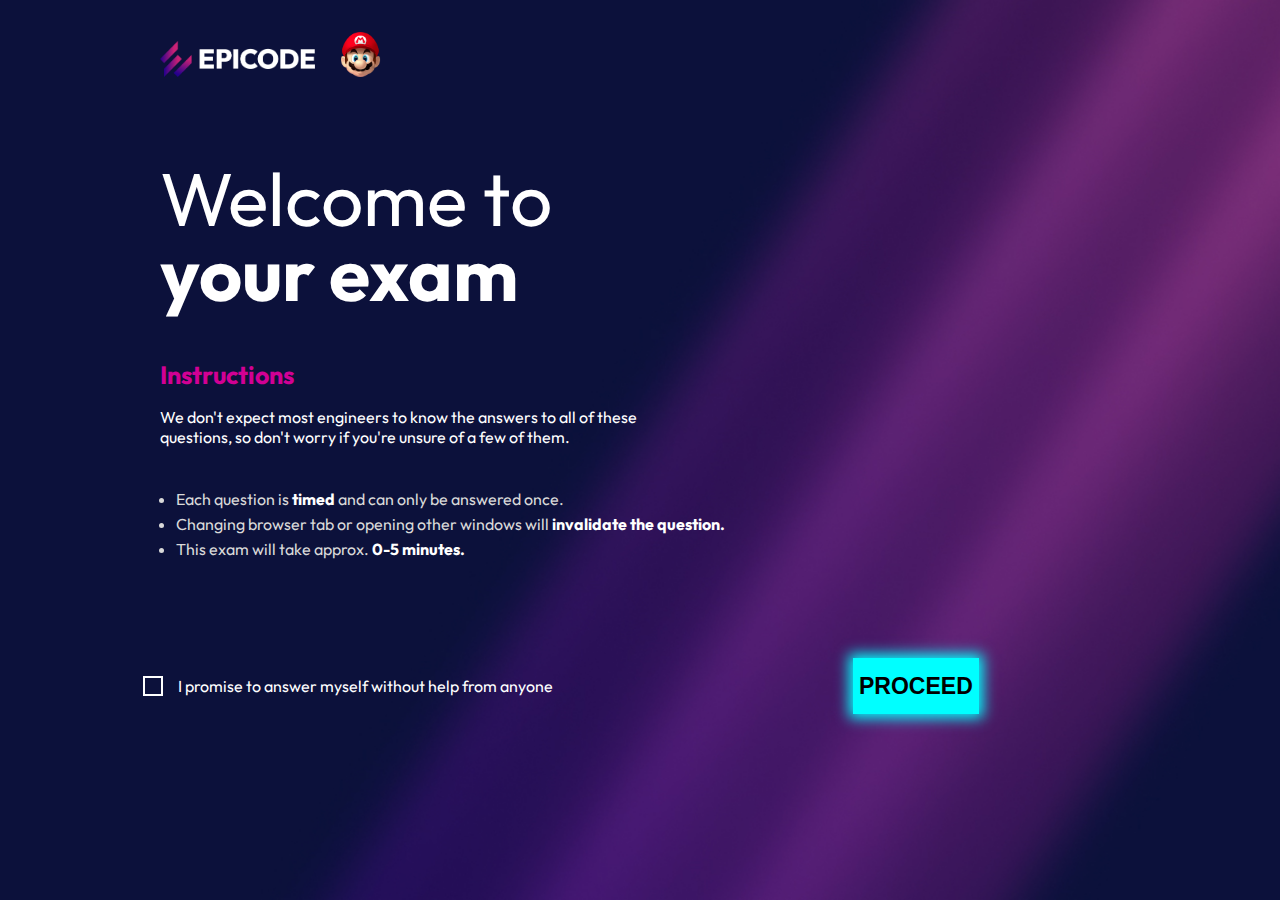
<file: index.html>
<!DOCTYPE html>
<html lang="en">
<head>
  
    <meta charset="UTF-8">
    <meta name="viewport" content="width=device-width, initial-scale=1.0">
    <meta name="description" content="Welcome to Epicode Test">
    <link rel="icon" type="image/png" sizes="32x32" href="assets/favicon_io/favicon-32x32.png">
    <link rel="manifest" href="/site.webmanifest">
    <link rel="stylesheet" href="assets/css/reset.css">
    <link rel="stylesheet" href="assets/css/style.css">
    
    
    <title>Welcome Page</title>
</head>


<body>
    <header> <!-- immagine del header--> 
        <img src="assets/image/epicode_logo.png" alt="epicode logo">
        <a href="UovoDiPasqua/uovodipasqua.html"><img id="mario" src="UovoDiPasqua/assets/images/e3bgdnjl4cbvvtfc0goo1t3p5r-33831539279ea483c2fa221e9279ec50.png" alt="logomario"></a>
    </header>

    <main>
        <h1>Welcome to <br>
            <span>your exam</span>
        </h1>
        <h2>Instructions</h2>
        <p>We don't expect most engineers to know the answers to all of these <br>
           questions, so don't worry if you're unsure of a few of them.
             </p>

        <ul>
            <li>Each question is <span><b>timed</b></span> and can only be answered once.</li>        
            <li>Changing browser tab or opening other windows will <span><b>invalidate the question.</b></span></li>
            <li>This exam will take approx. <span><b>0-5 minutes.</b></span></li>
        </ul>

    </main>

    <footer>
            <form class="Container">
                <label class="check">
              <input type="checkbox" checked="checked" id="termsConditions" >
              <span></span>
                </label>
              <label for="termsConditions">I promise to answer myself without help from anyone</label>

              <div class="btnProceed">
               <a href="quizhtlm.html"><button type="button" id="accept-conditions">proceed</button></a>
              </div>

            </form>
        </footer>
        
          
        
   <script src="assets/script/index.js"></script>
</body>
</html>
</file>
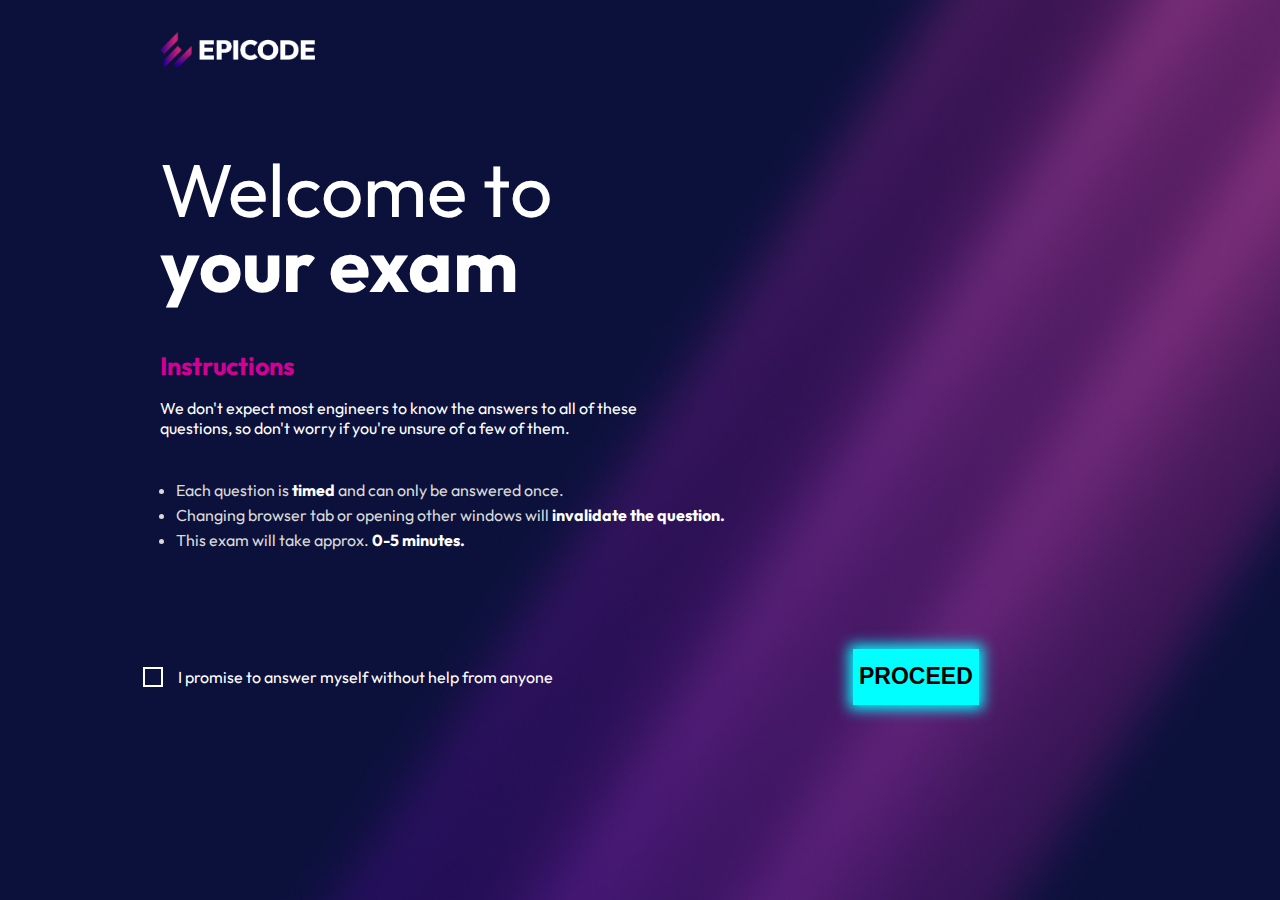
<file: PrimaPagina/index.html>
<!DOCTYPE html>
<html lang="en">
<head>
    <meta charset="UTF-8">
    <meta name="viewport" content="width=device-width, initial-scale=1.0">
    <meta name="description" content="Welcome to Epicode Test">
    <link rel="stylesheet" href="css/reset.css">
    <link rel="stylesheet" href="css/style.css">
    
    <title>Welcome Page</title>
</head>


<body>
    <header> <!-- immagine del header--> 
        <img src="/FeedBack/assets/image/epicode_logo.png" alt="epicode logo">
    </header>

    <main>
        <h1>Welcome to <br>
            <span>your exam</span>
        </h1>
        <h2>Instructions</h2>
        <p>We don't expect most engineers to know the answers to all of these <br>
           questions, so don't worry if you're unsure of a few of them.
             </p>

        <ul>
            <li>Each question is <span><b>timed</b></span> and can only be answered once.</li>        
            <li>Changing browser tab or opening other windows will <span><b>invalidate the question.</b></span></li>
            <li>This exam will take approx. <span><b>0-5 minutes.</b></span></li>
        </ul>

    </main>

    <footer>
            <form class="Container">
                <label class="check">
              <input type="checkbox" checked="checked" id="termsConditions" >
              <span></span>
                </label>
              <label for="termsConditions">I promise to answer myself without help from anyone</label>

              <div class="btnProceed">
               <a href="/Quiz/quizhtlm.html"><button type="button" id="accept-conditions">proceed</button></a>
              </div>

            </form>
            

          
        
        </footer>
        
          
        
   <script src="index.js"></script>
</body>
</html>
</file>
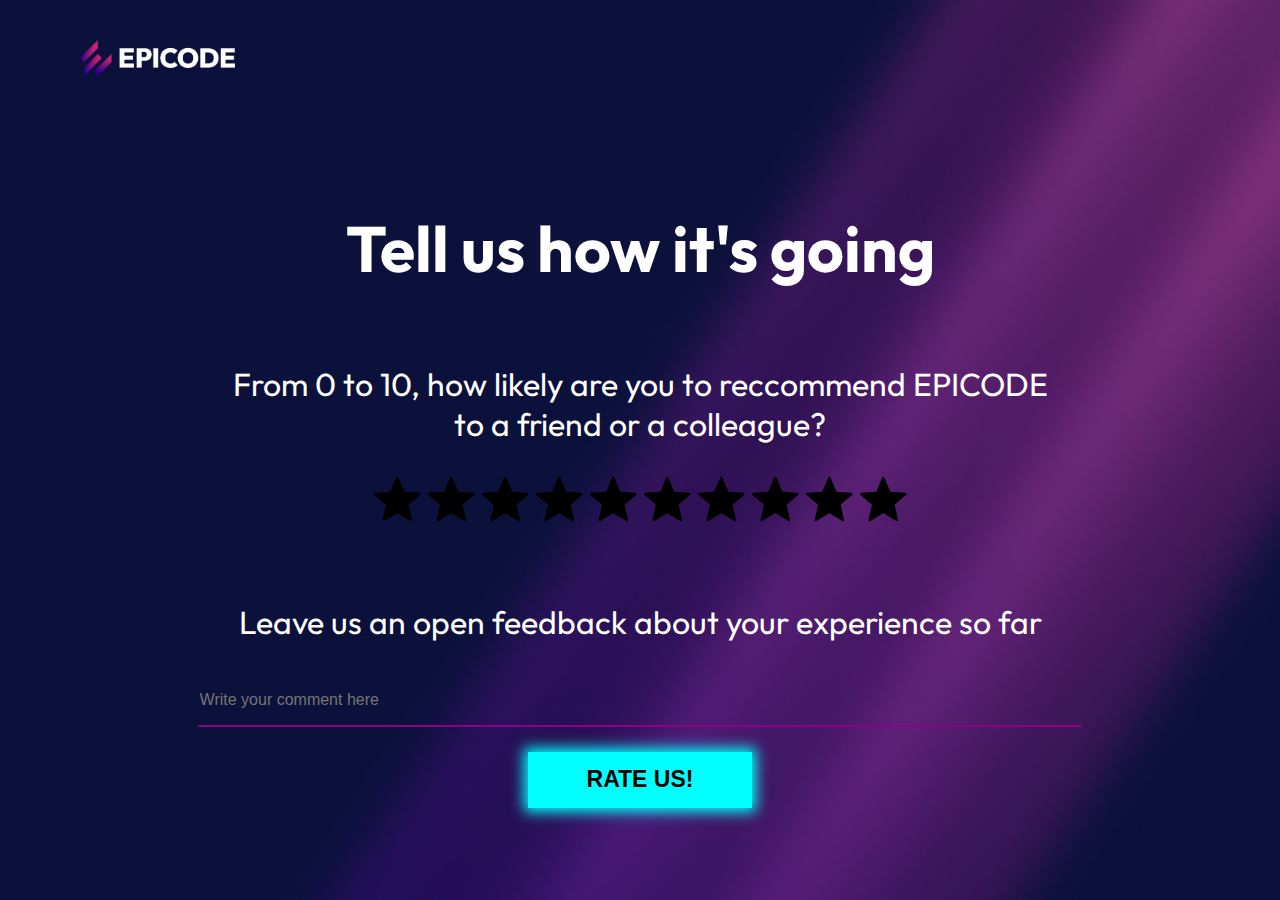
<file: feedback.html>
<!DOCTYPE html>
<html lang="en">
<head>
    <meta charset="UTF-8">
    <meta name="viewport" content="width=device-width, initial-scale=1.0">
    <meta name="description" content="Give your feedback">
    <link rel="icon" type="image/png" sizes="32x32" href="assets/favicon_io/favicon-32x32.png">
    <link rel="manifest" href="/site.webmanifest">
    <link rel="stylesheet" href="assets/css/styleFeedback.css">
    <title>Feedback Page</title>
</head>
<body>
    <header id="logo">
        <img src="assets/image/epicode_logo.png" alt="epicode logo">
    </header>

    <main>
        

        <div id="contentWrapper">
            <h1 id="title">Tell us how it's going</h1>
            <p>From 0 to 10, how likely are you to reccommend EPICODE <br> to a friend or a colleague?</p>
    
        
             <div id="contenitoreStelle">
                <svg class="mySvg" width="47" height="46" viewBox="0 0 47 46" fill="#000000" xmlns="http://www.w3.org/2000/svg">
                    <path d="M22.2044 1.55551C22.6143 0.569963 24.0104 0.569964 24.4203 1.55552L29.9874 14.9402C30.1602 15.3557 30.5509 15.6396 30.9994 15.6756L45.4494 16.834C46.5134 16.9193 46.9448 18.2471 46.1341 18.9415L35.1248 28.3722C34.7831 28.6649 34.6338 29.1242 34.7382 29.5619L38.1018 43.6626C38.3494 44.7009 37.2199 45.5215 36.309 44.9651L23.9379 37.4089C23.5538 37.1743 23.0709 37.1743 22.6868 37.4089L10.3157 44.9651C9.40478 45.5215 8.27528 44.7009 8.52295 43.6626L11.8865 29.5619C11.9909 29.1242 11.8416 28.6649 11.4999 28.3722L0.490575 18.9415C-0.320069 18.2471 0.111362 16.9193 1.17535 16.834L15.6253 15.6756C16.0738 15.6396 16.4645 15.3557 16.6374 14.9402L22.2044 1.55551Z" />
                </svg>
                <svg class="mySvg" width="47" height="46" viewBox="0 0 47 46" fill="#000000" xmlns="http://www.w3.org/2000/svg">
                    <path d="M22.2044 1.55551C22.6143 0.569963 24.0104 0.569964 24.4203 1.55552L29.9874 14.9402C30.1602 15.3557 30.5509 15.6396 30.9994 15.6756L45.4494 16.834C46.5134 16.9193 46.9448 18.2471 46.1341 18.9415L35.1248 28.3722C34.7831 28.6649 34.6338 29.1242 34.7382 29.5619L38.1018 43.6626C38.3494 44.7009 37.2199 45.5215 36.309 44.9651L23.9379 37.4089C23.5538 37.1743 23.0709 37.1743 22.6868 37.4089L10.3157 44.9651C9.40478 45.5215 8.27528 44.7009 8.52295 43.6626L11.8865 29.5619C11.9909 29.1242 11.8416 28.6649 11.4999 28.3722L0.490575 18.9415C-0.320069 18.2471 0.111362 16.9193 1.17535 16.834L15.6253 15.6756C16.0738 15.6396 16.4645 15.3557 16.6374 14.9402L22.2044 1.55551Z" />
                </svg>
                <svg class="mySvg" width="47" height="46" viewBox="0 0 47 46" fill="#000000" xmlns="http://www.w3.org/2000/svg">
                    <path d="M22.2044 1.55551C22.6143 0.569963 24.0104 0.569964 24.4203 1.55552L29.9874 14.9402C30.1602 15.3557 30.5509 15.6396 30.9994 15.6756L45.4494 16.834C46.5134 16.9193 46.9448 18.2471 46.1341 18.9415L35.1248 28.3722C34.7831 28.6649 34.6338 29.1242 34.7382 29.5619L38.1018 43.6626C38.3494 44.7009 37.2199 45.5215 36.309 44.9651L23.9379 37.4089C23.5538 37.1743 23.0709 37.1743 22.6868 37.4089L10.3157 44.9651C9.40478 45.5215 8.27528 44.7009 8.52295 43.6626L11.8865 29.5619C11.9909 29.1242 11.8416 28.6649 11.4999 28.3722L0.490575 18.9415C-0.320069 18.2471 0.111362 16.9193 1.17535 16.834L15.6253 15.6756C16.0738 15.6396 16.4645 15.3557 16.6374 14.9402L22.2044 1.55551Z" />
                </svg>
                <svg class="mySvg" width="47" height="46" viewBox="0 0 47 46" fill="#000000" xmlns="http://www.w3.org/2000/svg">
                    <path d="M22.2044 1.55551C22.6143 0.569963 24.0104 0.569964 24.4203 1.55552L29.9874 14.9402C30.1602 15.3557 30.5509 15.6396 30.9994 15.6756L45.4494 16.834C46.5134 16.9193 46.9448 18.2471 46.1341 18.9415L35.1248 28.3722C34.7831 28.6649 34.6338 29.1242 34.7382 29.5619L38.1018 43.6626C38.3494 44.7009 37.2199 45.5215 36.309 44.9651L23.9379 37.4089C23.5538 37.1743 23.0709 37.1743 22.6868 37.4089L10.3157 44.9651C9.40478 45.5215 8.27528 44.7009 8.52295 43.6626L11.8865 29.5619C11.9909 29.1242 11.8416 28.6649 11.4999 28.3722L0.490575 18.9415C-0.320069 18.2471 0.111362 16.9193 1.17535 16.834L15.6253 15.6756C16.0738 15.6396 16.4645 15.3557 16.6374 14.9402L22.2044 1.55551Z" />
                </svg>
                <svg class="mySvg" width="47" height="46" viewBox="0 0 47 46" fill="#000000" xmlns="http://www.w3.org/2000/svg">
                    <path d="M22.2044 1.55551C22.6143 0.569963 24.0104 0.569964 24.4203 1.55552L29.9874 14.9402C30.1602 15.3557 30.5509 15.6396 30.9994 15.6756L45.4494 16.834C46.5134 16.9193 46.9448 18.2471 46.1341 18.9415L35.1248 28.3722C34.7831 28.6649 34.6338 29.1242 34.7382 29.5619L38.1018 43.6626C38.3494 44.7009 37.2199 45.5215 36.309 44.9651L23.9379 37.4089C23.5538 37.1743 23.0709 37.1743 22.6868 37.4089L10.3157 44.9651C9.40478 45.5215 8.27528 44.7009 8.52295 43.6626L11.8865 29.5619C11.9909 29.1242 11.8416 28.6649 11.4999 28.3722L0.490575 18.9415C-0.320069 18.2471 0.111362 16.9193 1.17535 16.834L15.6253 15.6756C16.0738 15.6396 16.4645 15.3557 16.6374 14.9402L22.2044 1.55551Z" />
                </svg>
                <svg class="mySvg" width="47" height="46" viewBox="0 0 47 46" fill="#000000" xmlns="http://www.w3.org/2000/svg">
                    <path d="M22.2044 1.55551C22.6143 0.569963 24.0104 0.569964 24.4203 1.55552L29.9874 14.9402C30.1602 15.3557 30.5509 15.6396 30.9994 15.6756L45.4494 16.834C46.5134 16.9193 46.9448 18.2471 46.1341 18.9415L35.1248 28.3722C34.7831 28.6649 34.6338 29.1242 34.7382 29.5619L38.1018 43.6626C38.3494 44.7009 37.2199 45.5215 36.309 44.9651L23.9379 37.4089C23.5538 37.1743 23.0709 37.1743 22.6868 37.4089L10.3157 44.9651C9.40478 45.5215 8.27528 44.7009 8.52295 43.6626L11.8865 29.5619C11.9909 29.1242 11.8416 28.6649 11.4999 28.3722L0.490575 18.9415C-0.320069 18.2471 0.111362 16.9193 1.17535 16.834L15.6253 15.6756C16.0738 15.6396 16.4645 15.3557 16.6374 14.9402L22.2044 1.55551Z" />
                </svg>
                <svg class="mySvg" width="47" height="46" viewBox="0 0 47 46" fill="#000000" xmlns="http://www.w3.org/2000/svg">
                    <path d="M22.2044 1.55551C22.6143 0.569963 24.0104 0.569964 24.4203 1.55552L29.9874 14.9402C30.1602 15.3557 30.5509 15.6396 30.9994 15.6756L45.4494 16.834C46.5134 16.9193 46.9448 18.2471 46.1341 18.9415L35.1248 28.3722C34.7831 28.6649 34.6338 29.1242 34.7382 29.5619L38.1018 43.6626C38.3494 44.7009 37.2199 45.5215 36.309 44.9651L23.9379 37.4089C23.5538 37.1743 23.0709 37.1743 22.6868 37.4089L10.3157 44.9651C9.40478 45.5215 8.27528 44.7009 8.52295 43.6626L11.8865 29.5619C11.9909 29.1242 11.8416 28.6649 11.4999 28.3722L0.490575 18.9415C-0.320069 18.2471 0.111362 16.9193 1.17535 16.834L15.6253 15.6756C16.0738 15.6396 16.4645 15.3557 16.6374 14.9402L22.2044 1.55551Z" />
                </svg>
                <svg class="mySvg" width="47" height="46" viewBox="0 0 47 46" fill="#000000" xmlns="http://www.w3.org/2000/svg">
                    <path d="M22.2044 1.55551C22.6143 0.569963 24.0104 0.569964 24.4203 1.55552L29.9874 14.9402C30.1602 15.3557 30.5509 15.6396 30.9994 15.6756L45.4494 16.834C46.5134 16.9193 46.9448 18.2471 46.1341 18.9415L35.1248 28.3722C34.7831 28.6649 34.6338 29.1242 34.7382 29.5619L38.1018 43.6626C38.3494 44.7009 37.2199 45.5215 36.309 44.9651L23.9379 37.4089C23.5538 37.1743 23.0709 37.1743 22.6868 37.4089L10.3157 44.9651C9.40478 45.5215 8.27528 44.7009 8.52295 43.6626L11.8865 29.5619C11.9909 29.1242 11.8416 28.6649 11.4999 28.3722L0.490575 18.9415C-0.320069 18.2471 0.111362 16.9193 1.17535 16.834L15.6253 15.6756C16.0738 15.6396 16.4645 15.3557 16.6374 14.9402L22.2044 1.55551Z" />
                </svg>
                <svg class="mySvg" width="47" height="46" viewBox="0 0 47 46" fill="#000000" xmlns="http://www.w3.org/2000/svg">
                    <path d="M22.2044 1.55551C22.6143 0.569963 24.0104 0.569964 24.4203 1.55552L29.9874 14.9402C30.1602 15.3557 30.5509 15.6396 30.9994 15.6756L45.4494 16.834C46.5134 16.9193 46.9448 18.2471 46.1341 18.9415L35.1248 28.3722C34.7831 28.6649 34.6338 29.1242 34.7382 29.5619L38.1018 43.6626C38.3494 44.7009 37.2199 45.5215 36.309 44.9651L23.9379 37.4089C23.5538 37.1743 23.0709 37.1743 22.6868 37.4089L10.3157 44.9651C9.40478 45.5215 8.27528 44.7009 8.52295 43.6626L11.8865 29.5619C11.9909 29.1242 11.8416 28.6649 11.4999 28.3722L0.490575 18.9415C-0.320069 18.2471 0.111362 16.9193 1.17535 16.834L15.6253 15.6756C16.0738 15.6396 16.4645 15.3557 16.6374 14.9402L22.2044 1.55551Z" />
                </svg>
                <svg class="mySvg" width="47" height="46" viewBox="0 0 47 46" fill="#000000" xmlns="http://www.w3.org/2000/svg">
                    <path d="M22.2044 1.55551C22.6143 0.569963 24.0104 0.569964 24.4203 1.55552L29.9874 14.9402C30.1602 15.3557 30.5509 15.6396 30.9994 15.6756L45.4494 16.834C46.5134 16.9193 46.9448 18.2471 46.1341 18.9415L35.1248 28.3722C34.7831 28.6649 34.6338 29.1242 34.7382 29.5619L38.1018 43.6626C38.3494 44.7009 37.2199 45.5215 36.309 44.9651L23.9379 37.4089C23.5538 37.1743 23.0709 37.1743 22.6868 37.4089L10.3157 44.9651C9.40478 45.5215 8.27528 44.7009 8.52295 43.6626L11.8865 29.5619C11.9909 29.1242 11.8416 28.6649 11.4999 28.3722L0.490575 18.9415C-0.320069 18.2471 0.111362 16.9193 1.17535 16.834L15.6253 15.6756C16.0738 15.6396 16.4645 15.3557 16.6374 14.9402L22.2044 1.55551Z" />
                </svg>
                
    
            </div>
                    
            <br>
    
            <p>Leave us an open feedback about your experience so far</p>
            <input id="commento" type="text" placeholder="Write your comment here">
            <hr>
            <div class="bottoneContenitore">
            <button class="bottone" type="button" onclick="mostraCommento()">RATE US!</button>
            </div>
        </div>
        <div id="commentoOutput"></div>
        
    </main>

    <script src="assets/script/scriptFeedback.js"></script>
</body>
</html>
</file>
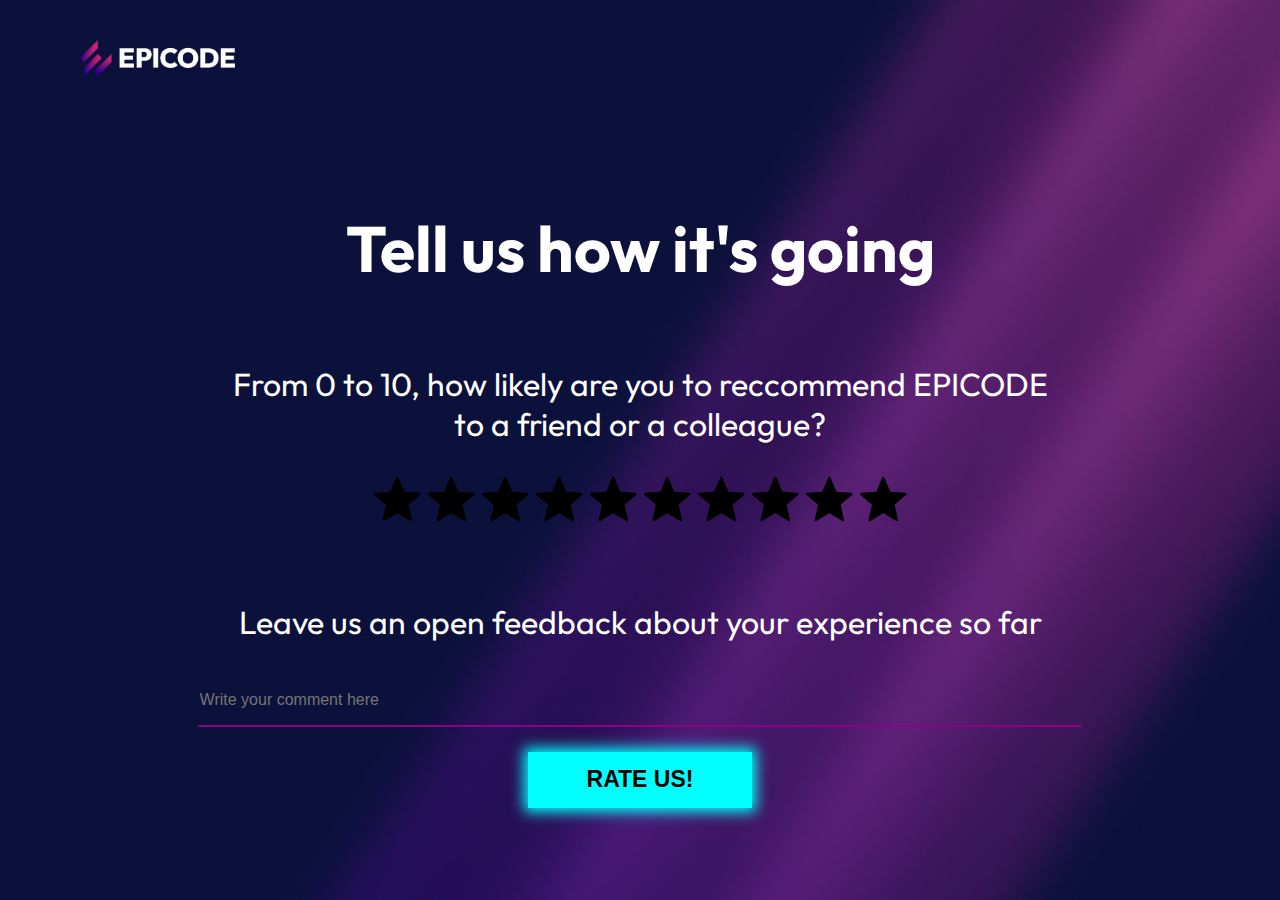
<file: FeedBack/feedback.html>
<!DOCTYPE html>
<html lang="en">
<head>
    <meta charset="UTF-8">
    <meta name="viewport" content="width=device-width, initial-scale=1.0">
    <meta name="description" content="Give your feedback">
    <link rel="stylesheet" href="assets/css/styleFeedback.css">
    <title>Feedback Page</title>
</head>
<body>
    <header id="logo">
        <img src="/FeedBack/assets/image/epicode_logo.png" alt="epicode logo">
    </header>

    <main>
        

        <div id="contentWrapper">
            <h1 id="title">Tell us how it's going</h1>
            <p>From 0 to 10, how likely are you to reccommend EPICODE <br> to a friend or a colleague?</p>
    
        
             <div id="contenitoreStelle">
                <svg class="mySvg" width="47" height="46" viewBox="0 0 47 46" fill="#000000" xmlns="http://www.w3.org/2000/svg">
                    <path d="M22.2044 1.55551C22.6143 0.569963 24.0104 0.569964 24.4203 1.55552L29.9874 14.9402C30.1602 15.3557 30.5509 15.6396 30.9994 15.6756L45.4494 16.834C46.5134 16.9193 46.9448 18.2471 46.1341 18.9415L35.1248 28.3722C34.7831 28.6649 34.6338 29.1242 34.7382 29.5619L38.1018 43.6626C38.3494 44.7009 37.2199 45.5215 36.309 44.9651L23.9379 37.4089C23.5538 37.1743 23.0709 37.1743 22.6868 37.4089L10.3157 44.9651C9.40478 45.5215 8.27528 44.7009 8.52295 43.6626L11.8865 29.5619C11.9909 29.1242 11.8416 28.6649 11.4999 28.3722L0.490575 18.9415C-0.320069 18.2471 0.111362 16.9193 1.17535 16.834L15.6253 15.6756C16.0738 15.6396 16.4645 15.3557 16.6374 14.9402L22.2044 1.55551Z" />
                </svg>
                <svg class="mySvg" width="47" height="46" viewBox="0 0 47 46" fill="#000000" xmlns="http://www.w3.org/2000/svg">
                    <path d="M22.2044 1.55551C22.6143 0.569963 24.0104 0.569964 24.4203 1.55552L29.9874 14.9402C30.1602 15.3557 30.5509 15.6396 30.9994 15.6756L45.4494 16.834C46.5134 16.9193 46.9448 18.2471 46.1341 18.9415L35.1248 28.3722C34.7831 28.6649 34.6338 29.1242 34.7382 29.5619L38.1018 43.6626C38.3494 44.7009 37.2199 45.5215 36.309 44.9651L23.9379 37.4089C23.5538 37.1743 23.0709 37.1743 22.6868 37.4089L10.3157 44.9651C9.40478 45.5215 8.27528 44.7009 8.52295 43.6626L11.8865 29.5619C11.9909 29.1242 11.8416 28.6649 11.4999 28.3722L0.490575 18.9415C-0.320069 18.2471 0.111362 16.9193 1.17535 16.834L15.6253 15.6756C16.0738 15.6396 16.4645 15.3557 16.6374 14.9402L22.2044 1.55551Z" />
                </svg>
                <svg class="mySvg" width="47" height="46" viewBox="0 0 47 46" fill="#000000" xmlns="http://www.w3.org/2000/svg">
                    <path d="M22.2044 1.55551C22.6143 0.569963 24.0104 0.569964 24.4203 1.55552L29.9874 14.9402C30.1602 15.3557 30.5509 15.6396 30.9994 15.6756L45.4494 16.834C46.5134 16.9193 46.9448 18.2471 46.1341 18.9415L35.1248 28.3722C34.7831 28.6649 34.6338 29.1242 34.7382 29.5619L38.1018 43.6626C38.3494 44.7009 37.2199 45.5215 36.309 44.9651L23.9379 37.4089C23.5538 37.1743 23.0709 37.1743 22.6868 37.4089L10.3157 44.9651C9.40478 45.5215 8.27528 44.7009 8.52295 43.6626L11.8865 29.5619C11.9909 29.1242 11.8416 28.6649 11.4999 28.3722L0.490575 18.9415C-0.320069 18.2471 0.111362 16.9193 1.17535 16.834L15.6253 15.6756C16.0738 15.6396 16.4645 15.3557 16.6374 14.9402L22.2044 1.55551Z" />
                </svg>
                <svg class="mySvg" width="47" height="46" viewBox="0 0 47 46" fill="#000000" xmlns="http://www.w3.org/2000/svg">
                    <path d="M22.2044 1.55551C22.6143 0.569963 24.0104 0.569964 24.4203 1.55552L29.9874 14.9402C30.1602 15.3557 30.5509 15.6396 30.9994 15.6756L45.4494 16.834C46.5134 16.9193 46.9448 18.2471 46.1341 18.9415L35.1248 28.3722C34.7831 28.6649 34.6338 29.1242 34.7382 29.5619L38.1018 43.6626C38.3494 44.7009 37.2199 45.5215 36.309 44.9651L23.9379 37.4089C23.5538 37.1743 23.0709 37.1743 22.6868 37.4089L10.3157 44.9651C9.40478 45.5215 8.27528 44.7009 8.52295 43.6626L11.8865 29.5619C11.9909 29.1242 11.8416 28.6649 11.4999 28.3722L0.490575 18.9415C-0.320069 18.2471 0.111362 16.9193 1.17535 16.834L15.6253 15.6756C16.0738 15.6396 16.4645 15.3557 16.6374 14.9402L22.2044 1.55551Z" />
                </svg>
                <svg class="mySvg" width="47" height="46" viewBox="0 0 47 46" fill="#000000" xmlns="http://www.w3.org/2000/svg">
                    <path d="M22.2044 1.55551C22.6143 0.569963 24.0104 0.569964 24.4203 1.55552L29.9874 14.9402C30.1602 15.3557 30.5509 15.6396 30.9994 15.6756L45.4494 16.834C46.5134 16.9193 46.9448 18.2471 46.1341 18.9415L35.1248 28.3722C34.7831 28.6649 34.6338 29.1242 34.7382 29.5619L38.1018 43.6626C38.3494 44.7009 37.2199 45.5215 36.309 44.9651L23.9379 37.4089C23.5538 37.1743 23.0709 37.1743 22.6868 37.4089L10.3157 44.9651C9.40478 45.5215 8.27528 44.7009 8.52295 43.6626L11.8865 29.5619C11.9909 29.1242 11.8416 28.6649 11.4999 28.3722L0.490575 18.9415C-0.320069 18.2471 0.111362 16.9193 1.17535 16.834L15.6253 15.6756C16.0738 15.6396 16.4645 15.3557 16.6374 14.9402L22.2044 1.55551Z" />
                </svg>
                <svg class="mySvg" width="47" height="46" viewBox="0 0 47 46" fill="#000000" xmlns="http://www.w3.org/2000/svg">
                    <path d="M22.2044 1.55551C22.6143 0.569963 24.0104 0.569964 24.4203 1.55552L29.9874 14.9402C30.1602 15.3557 30.5509 15.6396 30.9994 15.6756L45.4494 16.834C46.5134 16.9193 46.9448 18.2471 46.1341 18.9415L35.1248 28.3722C34.7831 28.6649 34.6338 29.1242 34.7382 29.5619L38.1018 43.6626C38.3494 44.7009 37.2199 45.5215 36.309 44.9651L23.9379 37.4089C23.5538 37.1743 23.0709 37.1743 22.6868 37.4089L10.3157 44.9651C9.40478 45.5215 8.27528 44.7009 8.52295 43.6626L11.8865 29.5619C11.9909 29.1242 11.8416 28.6649 11.4999 28.3722L0.490575 18.9415C-0.320069 18.2471 0.111362 16.9193 1.17535 16.834L15.6253 15.6756C16.0738 15.6396 16.4645 15.3557 16.6374 14.9402L22.2044 1.55551Z" />
                </svg>
                <svg class="mySvg" width="47" height="46" viewBox="0 0 47 46" fill="#000000" xmlns="http://www.w3.org/2000/svg">
                    <path d="M22.2044 1.55551C22.6143 0.569963 24.0104 0.569964 24.4203 1.55552L29.9874 14.9402C30.1602 15.3557 30.5509 15.6396 30.9994 15.6756L45.4494 16.834C46.5134 16.9193 46.9448 18.2471 46.1341 18.9415L35.1248 28.3722C34.7831 28.6649 34.6338 29.1242 34.7382 29.5619L38.1018 43.6626C38.3494 44.7009 37.2199 45.5215 36.309 44.9651L23.9379 37.4089C23.5538 37.1743 23.0709 37.1743 22.6868 37.4089L10.3157 44.9651C9.40478 45.5215 8.27528 44.7009 8.52295 43.6626L11.8865 29.5619C11.9909 29.1242 11.8416 28.6649 11.4999 28.3722L0.490575 18.9415C-0.320069 18.2471 0.111362 16.9193 1.17535 16.834L15.6253 15.6756C16.0738 15.6396 16.4645 15.3557 16.6374 14.9402L22.2044 1.55551Z" />
                </svg>
                <svg class="mySvg" width="47" height="46" viewBox="0 0 47 46" fill="#000000" xmlns="http://www.w3.org/2000/svg">
                    <path d="M22.2044 1.55551C22.6143 0.569963 24.0104 0.569964 24.4203 1.55552L29.9874 14.9402C30.1602 15.3557 30.5509 15.6396 30.9994 15.6756L45.4494 16.834C46.5134 16.9193 46.9448 18.2471 46.1341 18.9415L35.1248 28.3722C34.7831 28.6649 34.6338 29.1242 34.7382 29.5619L38.1018 43.6626C38.3494 44.7009 37.2199 45.5215 36.309 44.9651L23.9379 37.4089C23.5538 37.1743 23.0709 37.1743 22.6868 37.4089L10.3157 44.9651C9.40478 45.5215 8.27528 44.7009 8.52295 43.6626L11.8865 29.5619C11.9909 29.1242 11.8416 28.6649 11.4999 28.3722L0.490575 18.9415C-0.320069 18.2471 0.111362 16.9193 1.17535 16.834L15.6253 15.6756C16.0738 15.6396 16.4645 15.3557 16.6374 14.9402L22.2044 1.55551Z" />
                </svg>
                <svg class="mySvg" width="47" height="46" viewBox="0 0 47 46" fill="#000000" xmlns="http://www.w3.org/2000/svg">
                    <path d="M22.2044 1.55551C22.6143 0.569963 24.0104 0.569964 24.4203 1.55552L29.9874 14.9402C30.1602 15.3557 30.5509 15.6396 30.9994 15.6756L45.4494 16.834C46.5134 16.9193 46.9448 18.2471 46.1341 18.9415L35.1248 28.3722C34.7831 28.6649 34.6338 29.1242 34.7382 29.5619L38.1018 43.6626C38.3494 44.7009 37.2199 45.5215 36.309 44.9651L23.9379 37.4089C23.5538 37.1743 23.0709 37.1743 22.6868 37.4089L10.3157 44.9651C9.40478 45.5215 8.27528 44.7009 8.52295 43.6626L11.8865 29.5619C11.9909 29.1242 11.8416 28.6649 11.4999 28.3722L0.490575 18.9415C-0.320069 18.2471 0.111362 16.9193 1.17535 16.834L15.6253 15.6756C16.0738 15.6396 16.4645 15.3557 16.6374 14.9402L22.2044 1.55551Z" />
                </svg>
                <svg class="mySvg" width="47" height="46" viewBox="0 0 47 46" fill="#000000" xmlns="http://www.w3.org/2000/svg">
                    <path d="M22.2044 1.55551C22.6143 0.569963 24.0104 0.569964 24.4203 1.55552L29.9874 14.9402C30.1602 15.3557 30.5509 15.6396 30.9994 15.6756L45.4494 16.834C46.5134 16.9193 46.9448 18.2471 46.1341 18.9415L35.1248 28.3722C34.7831 28.6649 34.6338 29.1242 34.7382 29.5619L38.1018 43.6626C38.3494 44.7009 37.2199 45.5215 36.309 44.9651L23.9379 37.4089C23.5538 37.1743 23.0709 37.1743 22.6868 37.4089L10.3157 44.9651C9.40478 45.5215 8.27528 44.7009 8.52295 43.6626L11.8865 29.5619C11.9909 29.1242 11.8416 28.6649 11.4999 28.3722L0.490575 18.9415C-0.320069 18.2471 0.111362 16.9193 1.17535 16.834L15.6253 15.6756C16.0738 15.6396 16.4645 15.3557 16.6374 14.9402L22.2044 1.55551Z" />
                </svg>
                
    
            </div>
                    
            <br>
    
            <p>Leave us an open feedback about your experience so far</p>
            <input id="commento" type="text" placeholder="Write your comment here">
            <hr>
            <div class="bottoneContenitore">
            <button class="bottone" type="button" onclick="mostraCommento()">RATE US!</button>
            </div>
        </div>
        <div id="commentoOutput"></div>
        
    </main>

    <script src="assets/script/scriptFeedback.js"></script>
</body>
</html>
</file>
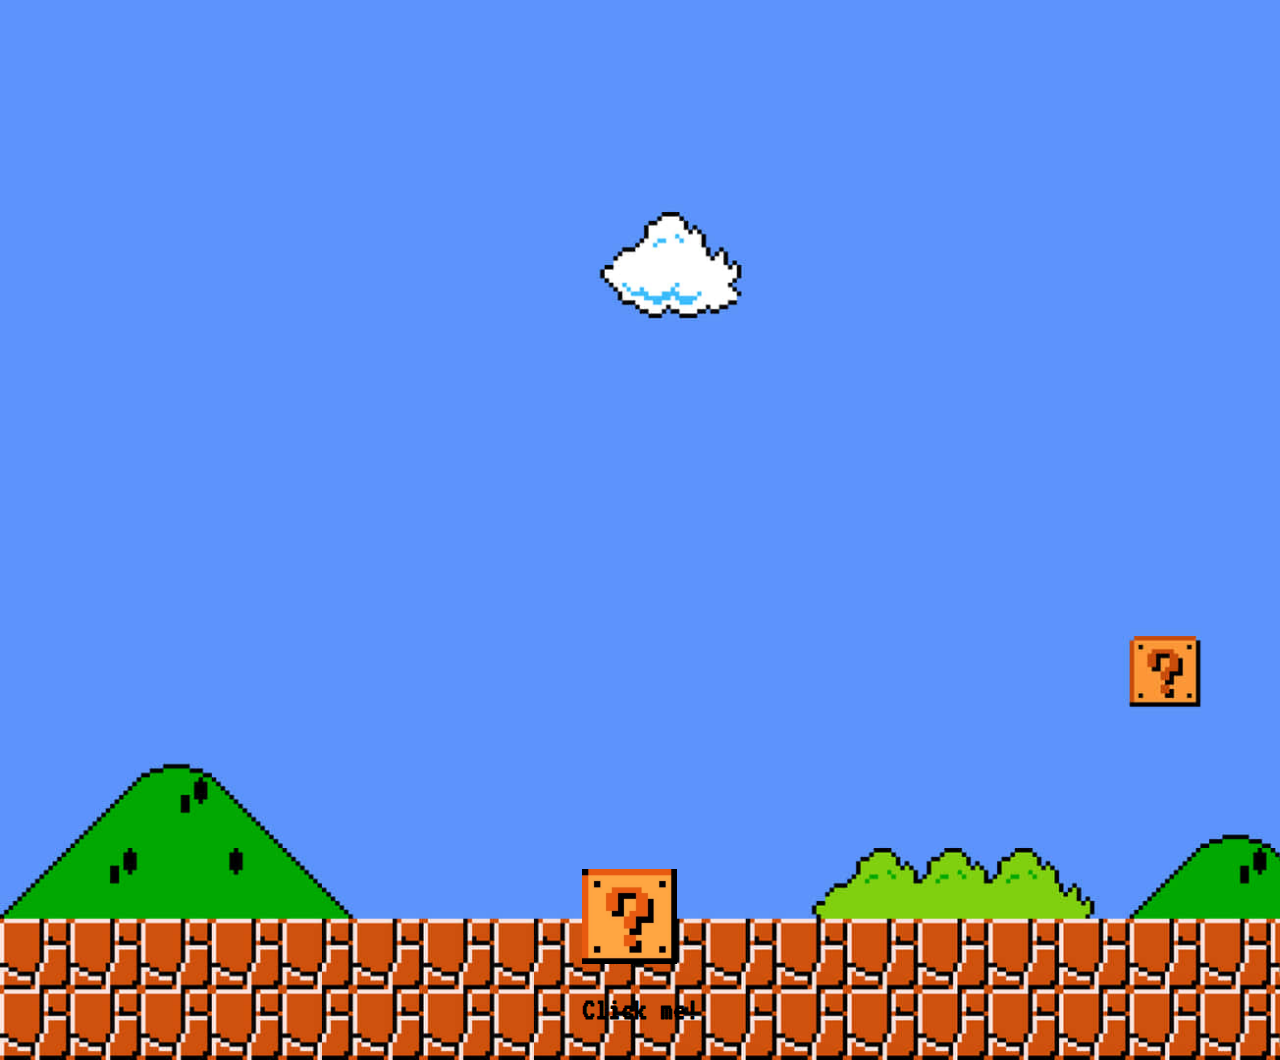
<file: UovoDiPasqua/uovodipasqua.html>
<!DOCTYPE html>
<html lang="en">
<head>
    <link rel="icon" type="image/png" sizes="32x32" href="assets/favicon_io/favicon-32x32.png">
    <meta charset="UTF-8">
    <meta name="viewport" content="width=device-width, initial-scale=1.0">
    <title>EasterEgg</title>
    <link rel="stylesheet" href="assets/styleuovodipasqua.css">
</head>
<body>

    <div id="contenitoreTesto" style="opacity: 0;">
        <h1>TEAM SUPER MARIO</h1>
    
        <h2>Andrea Battaglia <br> Davide Buglione <br> Marco Coppa <br> Marco Vitale <br> Salvatore Ragosta</h2>
    
        
    </div>

<div id="padre">
    <div>
        <img id="moneta" src="assets/images/moneta.png" alt="moneta" style="opacity: 0;">
    </div>

    <div id="contenitoreCubo" >
        <img id="cubo" src="assets/images/b959866122dd7aeba21a527121506131.jpg" onclick="moneta" alt="cubo">
        <h2>Click me!</h2>
    </div>


</div>
    
    <script src="assets/script.js"></script>
</body>
</html>
</file>
<file: assets/css/style.css>
@import url('https://fonts.googleapis.com/css2?family=Outfit:wght@400;700&display=swap');
  
body{
    background: url(../image/bg.jpg) center center/cover no-repeat fixed;
    font-family: 'Outfit', sans-serif;
}

header{
    margin-left: 5.5rem;
}

header img {
    width: 155px;
    margin-top: 2rem;
    margin-left: 4.5rem;
}

main{
    margin-left: 10rem;
}

h1{
    line-height: 75px;
    font-weight: 400;
    color: white;
    font-size: 75px;
    margin-top: 5rem;
}

h1 span{
    font-weight: 700 bold;
    color: white;
    font-weight: bold;
      
}

h2{
    color: #d20094;
    font-size: 25px;
    margin-top: 3rem;
}

p{
    color: white;
    
}

ul{
    color: white;
    list-style: disc;
    margin-left: 16px;
    line-height: 25px;
    margin-top: 40px;
}

ul li{

    color: #d9d9d9;
}

ul li span{
    color: #fff;
}

b{
    font-weight: 700;
}

.Container{
    display: flex;
    align-items: center;
    
}

.check{

    width: 20px;
    height: 20px;
    display: flex;
    align-items: center;
    justify-content: center;
    position: relative;
}


.check input{
    
    width: 100%;
    height: 100%;
    position: absolute;
    opacity: 0;
}

.check span{
    display: block;
    width: 100%;
    height: 100%;
    position: absolute;
    border: 2px solid #fff;
    cursor: pointer;
}

.check span::after{
    content: "";
    position: absolute;
    left: 7px;
    width: 0;
    bottom: 2px;
    height: 0;
    border: solid #d20094;
    border-width: 0 3px 3px 0;
    transform: rotate(45deg);
    opacity: 0;
    
  
}

input:checked ~ span::after{
    width: 12px;
    height: 21px;
    opacity: 1;
}

.btnProceed{
    margin-left: 300px;
    width: 14rem;
    height: 3.5rem;
    display: flex;
}

#accept-conditions{
    width: 100%;
    height: 100%;
    background-color: #00ffff;
    border: transparent;
    box-shadow: 0px 0px 13px 4px #00ffff;
    font-size: 23px;
    text-transform: uppercase;
    font-weight: bold;
    cursor: pointer;
}
 

.btnProceed:active {
        position:relative;
        top:2px;
    }


label{
    color: white;
    margin-left: 15px;
}

footer{
    margin-left: 8rem;
    margin-top: 6rem;
}

#mario{
    width: 45px;
    margin-left: 20px;

}
</file>
<file: PrimaPagina/css/style.css>
@import url('https://fonts.googleapis.com/css2?family=Outfit:wght@400;700&display=swap');
  
body{
    background: url(/FeedBack/assets/image/bg.jpg) center center/cover no-repeat fixed;
    font-family: 'Outfit', sans-serif;
}

header{
    margin-left: 5.5rem;
}

header img {
    width: 155px;
    margin-top: 2rem;
    margin-left: 4.5rem;
}

main{
    margin-left: 10rem;
}

h1{
    line-height: 75px;
    font-weight: 400;
    color: white;
    font-size: 75px;
    margin-top: 5rem;
}

h1 span{
    font-weight: 700 bold;
    color: white;
    font-weight: bold;
      
}

h2{
    color: #d20094;
    font-size: 25px;
    margin-top: 3rem;
}

p{
    color: white;
    
}

ul{
    color: white;
    list-style: disc;
    margin-left: 16px;
    line-height: 25px;
    margin-top: 40px;
}

ul li{

    color: #d9d9d9;
}

ul li span{
    color: #fff;
}

b{
    font-weight: 700;
}

.Container{
    display: flex;
    align-items: center;
    
}

.check{

    width: 20px;
    height: 20px;
    display: flex;
    align-items: center;
    justify-content: center;
    position: relative;
}


.check input{
    
    width: 100%;
    height: 100%;
    position: absolute;
    opacity: 0;
}

.check span{
    display: block;
    width: 100%;
    height: 100%;
    position: absolute;
    border: 2px solid #fff;
    cursor: pointer;
}

.check span::after{
    content: "";
    position: absolute;
    left: 7px;
    width: 0;
    bottom: 2px;
    height: 0;
    border: solid #d20094;
    border-width: 0 3px 3px 0;
    transform: rotate(45deg);
    opacity: 0;
    
  
}

input:checked ~ span::after{
    width: 12px;
    height: 21px;
    opacity: 1;
}

.btnProceed{
    margin-left: 300px;
    width: 14rem;
    height: 3.5rem;
    display: flex;
}

#accept-conditions{
    width: 100%;
    height: 100%;
    background-color: #00ffff;
    border: transparent;
    box-shadow: 0px 0px 13px 4px #00ffff;
    font-size: 23px;
    text-transform: uppercase;
    font-weight: bold;
    cursor: pointer;
}
 

.btnProceed:active {
        position:relative;
        top:2px;
    }


label{
    color: white;
    margin-left: 15px;
}

footer{
    margin-left: 8rem;
    margin-top: 6rem;
}
</file>
<file: assets/css/styleFeedback.css>
@import url('https://fonts.googleapis.com/css2?family=Outfit:wght@400;700&display=swap');


body{
    background: url(../image/bg.jpg) center center/cover no-repeat fixed;
    color: white;
    font-family: 'Outfit', sans-serif;
    font-size: 2rem;
   
}

header img {
    width: 155px;    
    margin-top: 2rem;    
    margin-left: 4.5rem;      
}


main{
    text-align: center;
    margin-top: 4rem;
}

#contentWrapper {
    display: flex;
    flex-direction: column;
}

#title{
    margin-top: 60px;
}

#commento{
    overflow: visible;
    outline: none;
    background: transparent;
    border: none;
    color: rgb(255, 255, 255);
    float: left;
    margin-right: 15%;
    margin-left: 15%;
    margin-top: 1rem;
    font-size: medium;
    border-bottom: 2px solid #900080;
    padding-bottom: 1rem;


}


hr{
    display: none;
}

.bottoneContenitore{
    margin-top: 25px;
    margin-left: auto;
    margin-right: auto;
    width: 14rem;
    height: 3.5rem;
    display: flex;
}

.bottone{
    width: 100%;
    min-width: 100%;
    height: 100%;
    max-height: 100%;
    background-color: #00ffff;
    border: transparent;
    box-shadow: 0px 0px 13px 4px #00ffff;
    font-size: 23px;
    text-transform: uppercase;
    font-weight: bold;
    cursor: pointer;
}
 

input:active {
        position:relative;
        top:2px;
    }


svg:hover path{
    fill: #00ffff;
    cursor: pointer;

}

.cambioStelle{
    fill: #00ffff;
}

#thankyouFeedack {
    background-color: rgb(128, 128, 128, 0.2);
    border-radius: 50px;
    width: 1000px;
    margin-left: auto;
    margin-right: auto;
    margin-top: 3rem;
    text-align: center; 
    padding: 0.2rem 0 0.2rem 0;
}

#rateUs {
    color: #00ffff
}
</file>
<file: FeedBack/assets/css/styleFeedback.css>
@import url('https://fonts.googleapis.com/css2?family=Outfit:wght@400;700&display=swap');


body{
    background: url(/FeedBack/assets/image/bg.jpg) center center/cover no-repeat fixed;
    color: white;
    font-family: 'Outfit', sans-serif;
    font-size: 2rem;
   
}

header img {
    width: 155px;    
    margin-top: 2rem;    
    margin-left: 4.5rem;      
}


main{
    text-align: center;
    margin-top: 4rem;
}

#contentWrapper {
    display: flex;
    flex-direction: column;
}

#title{
    margin-top: 60px;
}

#commento{
    overflow: visible;
    outline: none;
    background: transparent;
    border: none;
    color: rgb(255, 255, 255);
    float: left;
    margin-right: 15%;
    margin-left: 15%;
    margin-top: 1rem;
    font-size: medium;
    border-bottom: 2px solid #900080;
    padding-bottom: 1rem;


}


hr{
    display: none;
}

.bottoneContenitore{
    margin-top: 25px;
    margin-left: auto;
    margin-right: auto;
    width: 14rem;
    height: 3.5rem;
    display: flex;
}

.bottone{
    width: 100%;
    min-width: 100%;
    height: 100%;
    max-height: 100%;
    background-color: #00ffff;
    border: transparent;
    box-shadow: 0px 0px 13px 4px #00ffff;
    font-size: 23px;
    text-transform: uppercase;
    font-weight: bold;
    cursor: pointer;
}
 

input:active {
        position:relative;
        top:2px;
    }


svg:hover path{
    fill: #00ffff;
    cursor: pointer;

}

.cambioStelle{
    fill: #00ffff;
}

#thankyouFeedack {
    background-color: rgb(128, 128, 128, 0.2);
    border-radius: 50px;
    width: 1000px;
    margin-left: auto;
    margin-right: auto;
    margin-top: 3rem;
    text-align: center; 
    padding: 0.2rem 0 0.2rem 0;
}

#rateUs {
    color: #00ffff
}
</file>
<file: UovoDiPasqua/assets/styleuovodipasqua.css>
@import url('https://fonts.googleapis.com/css2?family=VT323&display=swap');

body {
    background: url(../assets/images/sfondo-di-super-mario-vbep44x7ca67u2vn.jpg);
    background-repeat: no-repeat;
    background-position: 0 0;
    -moz-background-size: cover;
    -webkit-background-size: cover;
    background-size: cover;
    font-family: 'VT323', monospace;
}

#cubo{
    width: 95px;
}

#moneta{
    width: 60px;
    margin-right: 25px;

}
h1{
    text-align: center;
    font-size: 4rem;
    line-height:1em;
    color:rgb(205, 16, 16);
    font-weight:bold;
    text-shadow:0px 0px 0 rgb(5,84,64),1px 1px 0 rgb(-9,70,50),2px 2px 0 rgb(-24,55,35),3px 3px 0 rgb(-38,41,21),4px 4px 0 rgb(-52,27,7),5px 5px 0 rgb(-66,13,-7),6px 6px 0 rgb(-80,-1,-21),7px 7px 0 rgb(-95,-16,-36),8px 8px 0 rgb(-109,-30,-50),9px 9px 0 rgb(-123,-44,-64), 10px 10px 0 rgb(-137,-58,-78),11px 11px 10px rgba(0,0,0,0.7),11px 11px 1px rgba(0,0,0,0.5),0px 0px 10px rgba(0,0,0,.2);}

h2{
    text-align: center;
    font-size: 2em;
}

#padre{
    display: flex;
    flex-direction: column;
    align-items: center;
    margin-top: 31rem;
}
</file>
